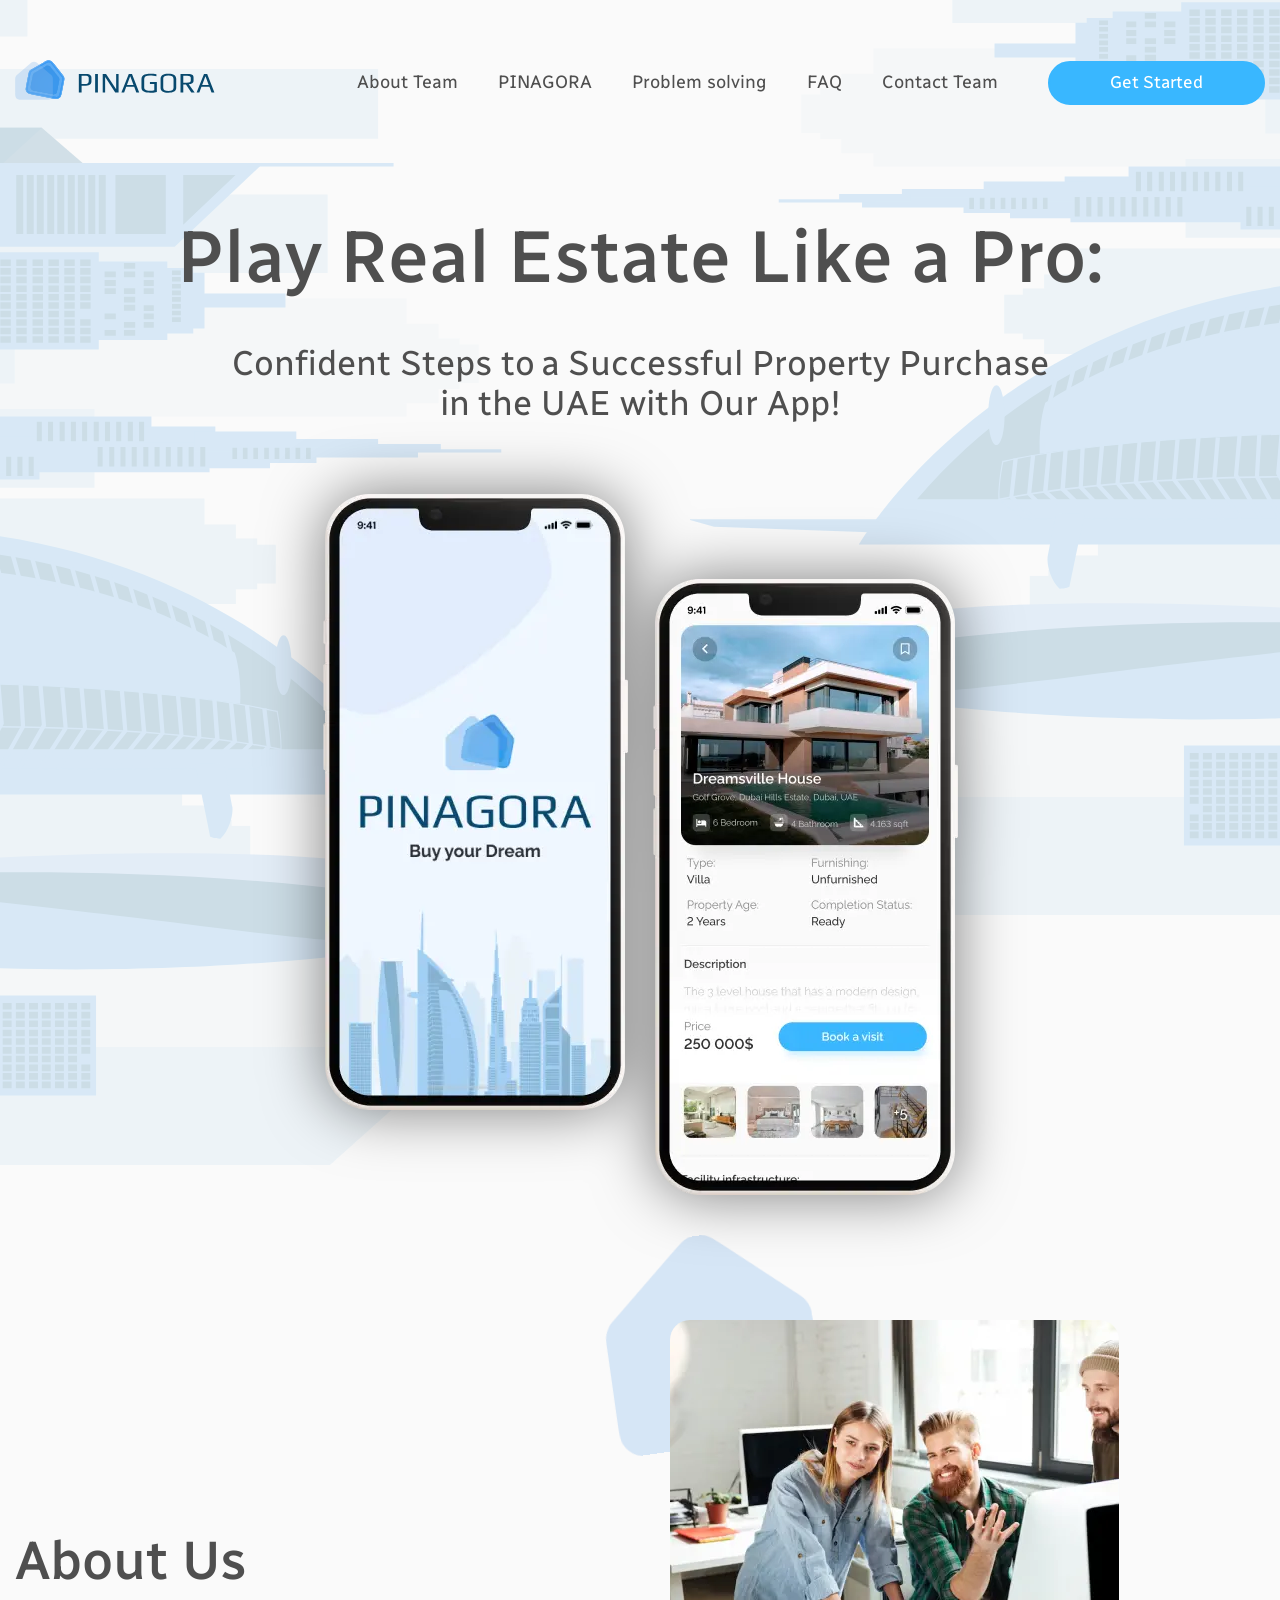
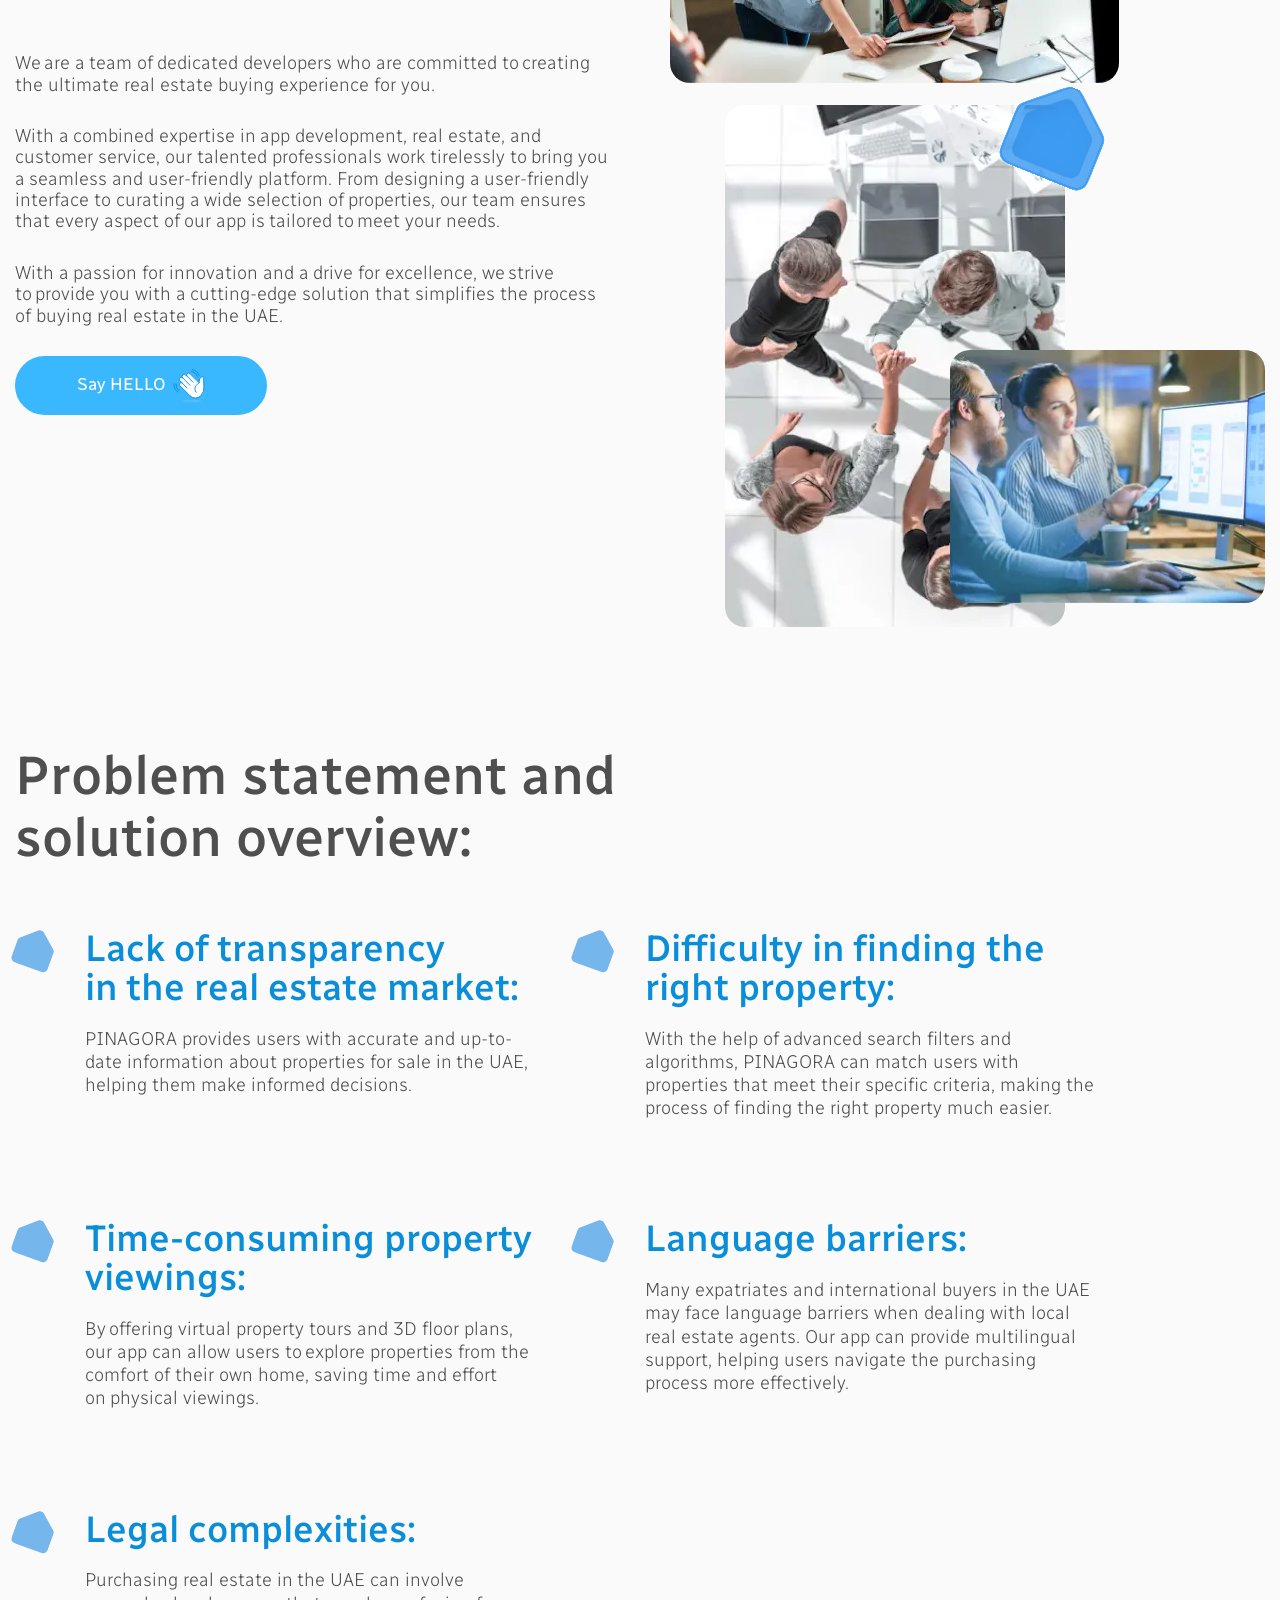
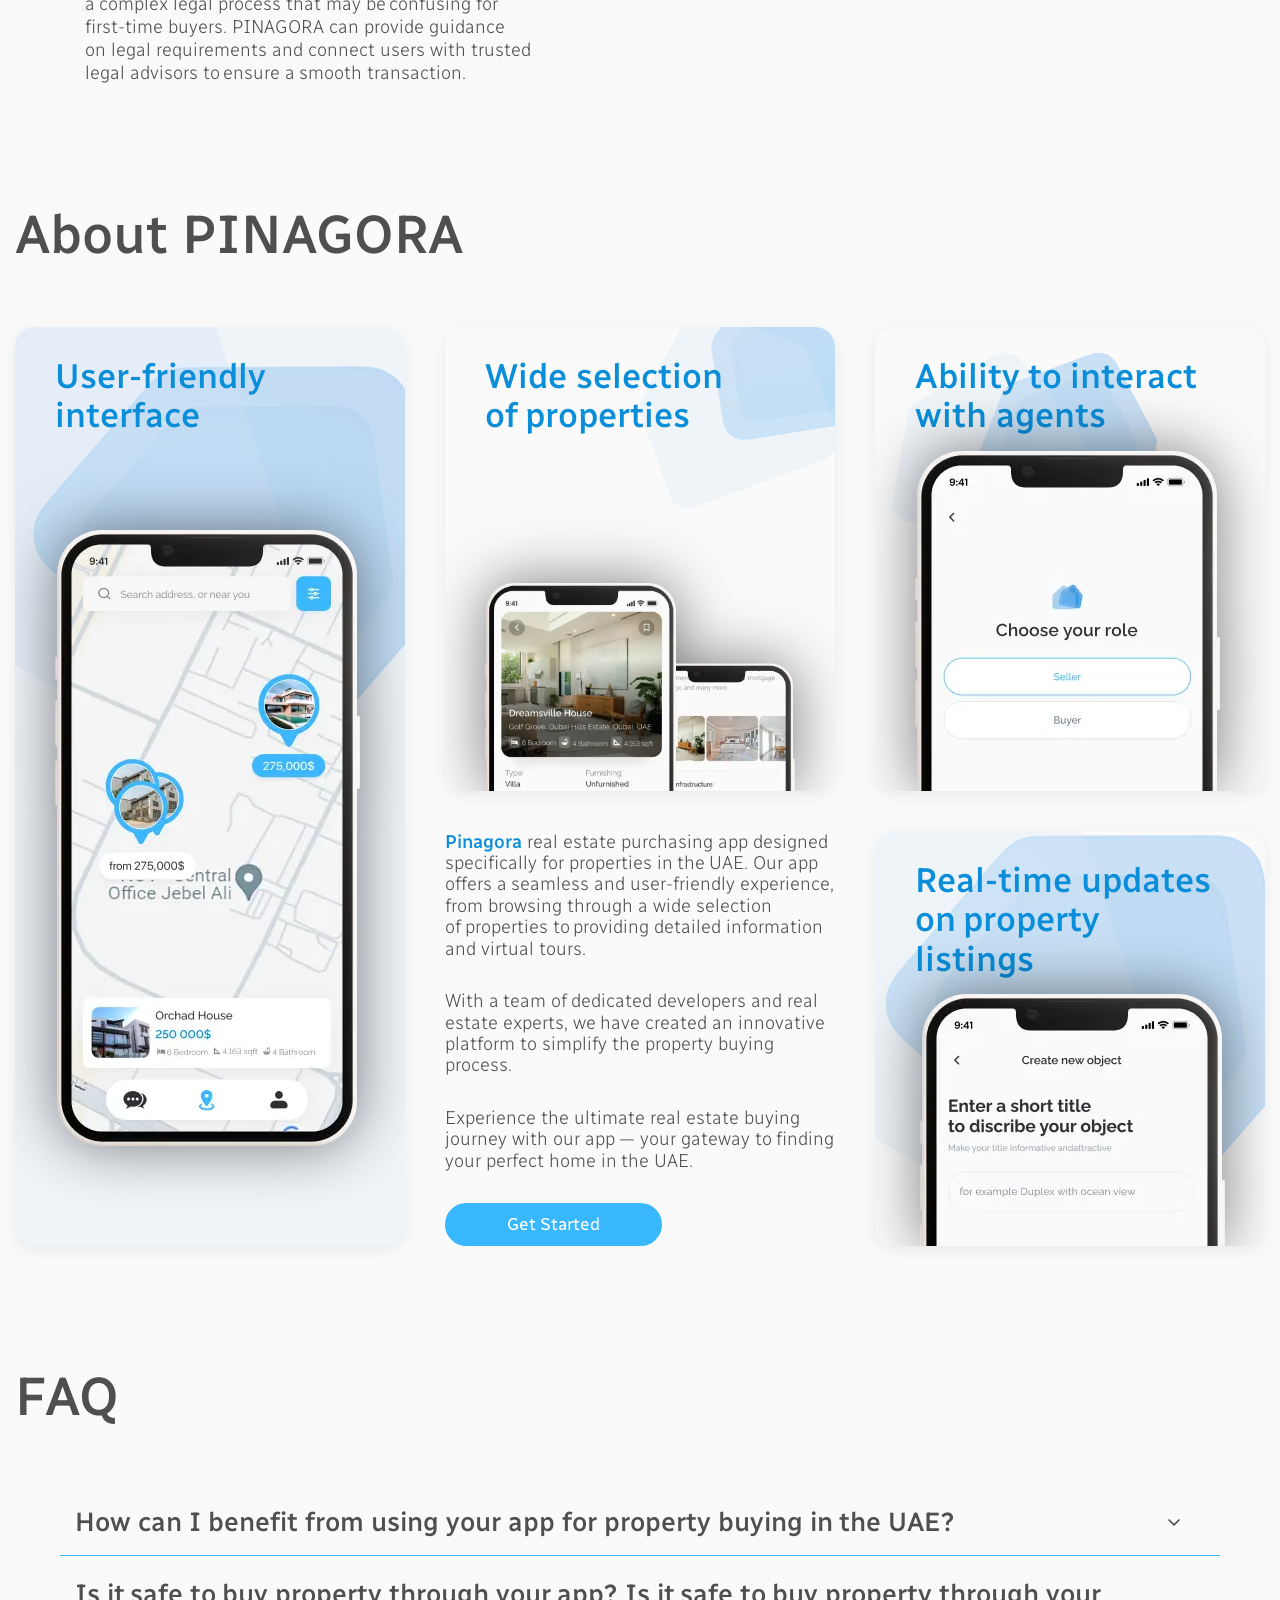
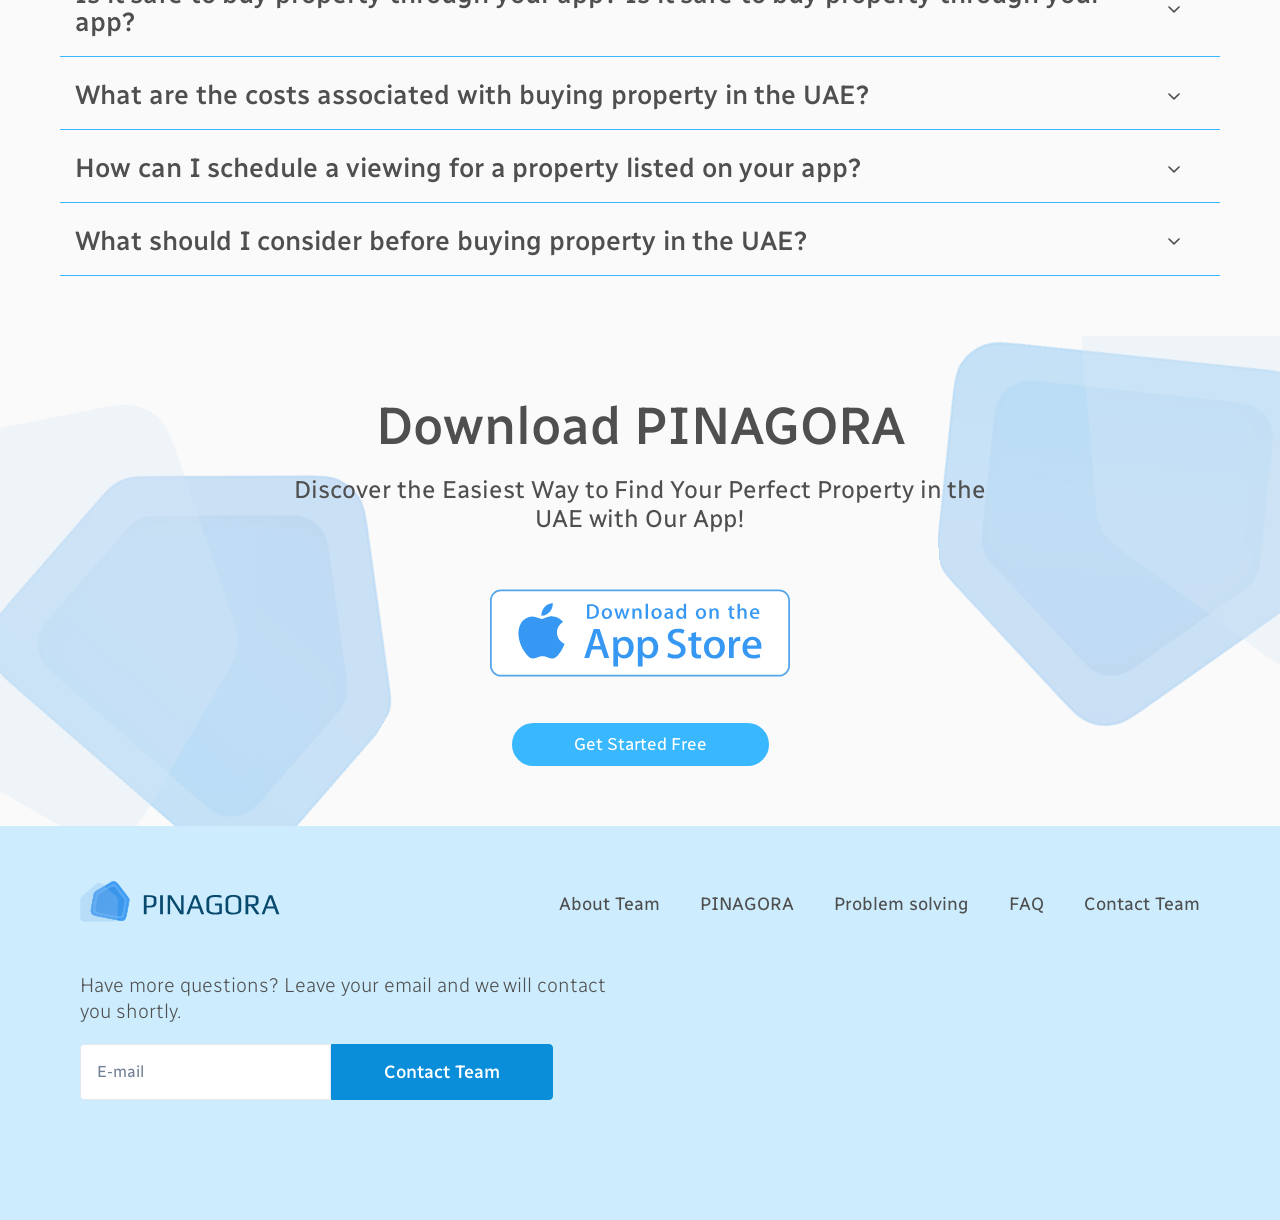
<file: index.html>
<!DOCTYPE html><html lang="en"><head><meta charset="UTF-8"><meta name="viewport" content="width=device-width,initial-scale=1"><link href="favicon/apple-touch-icon.png" rel="apple-touch-icon" sizes="180x180"><link type="image/png" href="favicon/favicon-32x32.png" rel="icon" sizes="32x32"><link type="image/png" href="favicon/favicon-16x16.png" rel="icon" sizes="16x16"><link href="favicon/site.webmanifest" rel="manifest"><link href="favicon/safari-pinned-tab.svg" rel="mask-icon" color="#5bbad5"><meta name="msapplication-TileColor" content="#ffffff"><meta name="theme-color" content="#ffffff"><meta http-equiv="X-UA-Compatible" content="ie=edge"><meta name="theme-color" content="#111111"><title>Pinagora</title><link href="css/styles.min.css" rel="stylesheet"></head><body><div class="site-container"><header class="header"><div class="header__container"><a class="header__logo logo" href="#"><img class="logo__img" src="img/header/logo.svg" alt="Logo"></a><div class="header__menu menu"><button class="menu__burger burger btn-reset"><span class="burger__line"></span></button><nav class="menu__body"><ul class="menu__list list-reset"><li class="menu__item"><a class="menu__link link-reset" href="#/" data-goto=".about__title">About Team</a></li><li class="menu__item"><a class="menu__link link-reset" href="#/" data-goto=".app__title">PINAGORA</a></li><li class="menu__item"><a class="menu__link link-reset" href="#/" data-goto=".problems__title">Problem solving</a></li><li class="menu__item"><a class="menu__link link-reset" href="#/" data-goto=".faq__title">FAQ</a></li><li class="menu__item"><a class="menu__link link-reset" href="#/" data-goto=".footer">Contact Team</a></li></ul></nav><a class="header__link header__link--desktop link link-reset" href="#">Get Started </a><a class="header__link header__link--mobile link-reset" href="#"><svg class="header__icon"><use href="img/icons/sprite.svg#download"></use></svg></a></div></div></header><main class="main"><section class="section section-hero"><div class="container"><div class="hero"><h1 class="hero__title">Play Real Estate Like a Pro:</h1><p class="hero__text">Confident Steps to a Successful Property Purchase in the UAE with Our App!</p><div class="hero__images hero-images"><div class="hero-images__item"><picture><source type="image/webp" data-srcset="img/hero/iphone-13.webp"><img class="lazyload" alt="iPhone 13" data-src="img/hero/iphone-13.png"></picture></div><div class="hero-images__item"><picture><source type="image/webp" data-srcset="img/hero/iphone-14.webp"><img class="lazyload" alt="iPhone 14" data-src="img/hero/iphone-14.png"></picture></div></div></div></div></section><section class="section"><div class="container"><div class="about"><div class="about__texts"><h2 class="about__title title">About Us</h2><p class="about__text text">We are a team of dedicated developers who are committed to creating the ultimate real estate buying experience for you.</p><p class="about__text text">With a combined expertise in app development, real estate, and customer service, our talented professionals work tirelessly to bring you a seamless and user-friendly platform. From designing a user-friendly interface to curating a wide selection of properties, our team ensures that every aspect of our app is tailored to meet your needs.</p><p class="about__text text">With a passion for innovation and a drive for excellence, we strive to provide you with a cutting-edge solution that simplifies the process of buying real estate in the UAE.</p><a class="about__link link link-reset" href="#">Say HELLO <svg class="about__icon"><use href="img/icons/sprite.svg#hand"></use></svg></a></div><div class="about__images"><div class="about__img"><picture><source type="image/webp" data-srcset="img/about/about-img-1.webp"><img class="lazyload" alt="" data-src="img/about/about-img-1.jpg"></picture></div><div class="about__img"><picture><source type="image/webp" data-srcset="img/about/about-img-2.webp"><img class="lazyload" alt="" data-src="img/about/about-img-2.jpg"></picture></div><div class="about__img"><picture><source type="image/webp" data-srcset="img/about/about-img-3.webp"><img class="lazyload" alt="" data-src="img/about/about-img-3.jpg"></picture></div></div></div></div></section><section class="section"><div class="container"><div class="problems"><h2 class="problems__title title">Problem statement and solution overview:</h2><div class="problems__cards"><div class="problems__card problem"><h3 class="problem__title">Lack of transparency in the real estate market:</h3><p class="problem__text">PINAGORA provides users with accurate and up-to-date information about properties for sale in the UAE, helping them make informed decisions.</p></div><div class="problems__card problem"><h3 class="problem__title">Difficulty in finding the right property:</h3><p class="problem__text">With the help of advanced search filters and algorithms, PINAGORA can match users with properties that meet their specific criteria, making the process of finding the right property much easier.</p></div><div class="problems__card problem"><h3 class="problem__title">Time-consuming property viewings:</h3><p class="problem__text">By offering virtual property tours and 3D floor plans, our app can allow users to explore properties from the comfort of their own home, saving time and effort on physical viewings.</p></div><div class="problems__card problem"><h3 class="problem__title">Language barriers:</h3><p class="problem__text">Many expatriates and international buyers in the UAE may face language barriers when dealing with local real estate agents. Our app can provide multilingual support, helping users navigate the purchasing process more effectively.</p></div><div class="problems__card problem"><h3 class="problem__title">Legal complexities:</h3><p class="problem__text">Purchasing real estate in the UAE can involve a complex legal process that may be confusing for first-time buyers. PINAGORA can provide guidance on legal requirements and connect users with trusted legal advisors to ensure a smooth transaction.</p></div></div></div></div></section><section class="section"><div class="container"><div class="app"><h2 class="app__title title">About PINAGORA</h2><div class="app__wrap"><div class="app__card app-card card-interface"><h2 class="app-card__title card-interface__title">User-friendly interface</h2><div class="app-card__img"><picture><source type="image/webp" data-srcset="img/app/app-img-1.webp"><img class="lazyload" alt="Map" data-src="img/app/app-img-1.png"></picture></div></div><div class="app__card app-card card-properties"><h2 class="app-card__title">Wide selection of properties</h2><div class="app-card__img"><picture><source type="image/webp" data-srcset="img/app/app-img-2.webp"><img class="lazyload" alt="Map" data-src="img/app/app-img-2.png"></picture></div></div><div class="app__card app-card card-interact"><h2 class="app-card__title">Ability to interact with agents</h2><div class="app-card__img"><picture><source type="image/webp" data-srcset="img/app/app-img-3.webp"><img class="lazyload" alt="Map" data-src="img/app/app-img-3.png"></picture></div></div><div class="app__card app-card card-text"><p class="app-card__text text"><span class="app-card__text app-card__text--color-blue">Pinagora</span> real estate purchasing app designed specifically for properties in the UAE. Our app offers a seamless and user-friendly experience, from browsing through a wide selection of properties to providing detailed information and virtual tours.</p><p class="app-card__text text">With a team of dedicated developers and real estate experts, we have created an innovative platform to simplify the property buying process.</p><p class="app-card__text text">Experience the ultimate real estate buying journey with our app — your gateway to finding your perfect home in the UAE.</p><a class="app-card__link link link-reset" href="#">Get Started</a></div><div class="app__card app-card card-updates"><h2 class="app-card__title">Real-time updates on property listings</h2><div class="app-card__img card-updates__img"><picture><source type="image/webp" data-srcset="img/app/app-img-4.webp"><img class="lazyload" alt="Map" data-src="img/app/app-img-4.png"></picture></div></div></div></div></div></section><section class="section"><div class="container"><div class="faq"><h2 class="faq__title title">FAQ</h2><div class="spollers" data-spollers data-one-spoller><div class="spollers__item"><button class="spollers__title btn-reset" type="button" tabindex="-1" data-spoller><span>How can I benefit from using your app for property buying in the UAE?</span> <svg class="spollers__icon"><use href="img/icons/sprite.svg#arrow"></use></svg></button><div class="spollers__text">Our app offers a wide range of features such as property search based on your preferences, virtual tours of properties, real-time updates on new listings, and access to expert advice. This makes the property buying process much easier and more efficient for users.</div></div><div class="spollers__item"><button class="spollers__title btn-reset" type="button" tabindex="-1" data-spoller><span>Is it safe to buy property through your app? Is it safe to buy property through your app?</span> <svg class="spollers__icon"><use href="img/icons/sprite.svg#arrow"></use></svg></button><div class="spollers__text">Yes, our app ensures secure and transparent transactions. We work only with reputable real estate agencies and developers to provide users with trustworthy and verified listings. Additionally, our app has built-in security features to protect your personal and financial information.</div></div><div class="spollers__item"><button class="spollers__title btn-reset" type="button" tabindex="-1" data-spoller><span>What are the costs associated with buying property in the UAE?</span> <svg class="spollers__icon"><use href="img/icons/sprite.svg#arrow"></use></svg></button><div class="spollers__text">The costs vary depending on the property type, location, and other factors. Common costs include the purchase price, agent commission, property registration fees, and service charges. Our app provides detailed information on these costs to help you budget effectively.</div></div><div class="spollers__item"><button class="spollers__title btn-reset" type="button" tabindex="-1" data-spoller><span>How can I schedule a viewing for a property listed on your app?</span> <svg class="spollers__icon"><use href="img/icons/sprite.svg#arrow"></use></svg></button><div class="spollers__text">You can easily schedule a viewing through our app by contacting the listing agent or developer directly. We recommend contacting them to arrange a convenient time for the viewing and get more information about the property.</div></div><div class="spollers__item"><button class="spollers__title btn-reset" type="button" tabindex="-1" data-spoller><span>What should I consider before buying property in the UAE?</span> <svg class="spollers__icon"><use href="img/icons/sprite.svg#arrow"></use></svg></button><div class="spollers__text">Before buying property in the UAE, it is important to consider factors such as your budget, location preferences, property type, freehold vs. leasehold properties, and legal requirements. Our app provides resources and guides to help you make informed decisions.</div></div></div></div></div></section><section class="section section-download"><div class="container"><div class="download"><h2 class="download__title">Download PINAGORA</h2><p class="download__text">Discover the Easiest Way to Find Your Perfect Property in the UAE with Our App!</p><svg class="download__icon"><use href="img/icons/sprite.svg#app-store"></use></svg> <a class="download__link link link-reset" href="#">Get Started Free</a></div></div></section></main><footer class="footer"><div class="footer__container"><div class="footer__top"><a class="footer__logo logo" href="#"><img class="logo__img" src="img/header/logo.svg" alt="Logo"></a><div class="menu"><nav class="menu__body"><ul class="menu__list list-reset"><li class="menu__item"><a class="menu__link link-reset" href="#/" data-goto=".about__title">About Team</a></li><li class="menu__item"><a class="menu__link link-reset" href="#/" data-goto=".app__title">PINAGORA</a></li><li class="menu__item"><a class="menu__link link-reset" href="#/" data-goto=".problems__title">Problem solving</a></li><li class="menu__item"><a class="menu__link link-reset" href="#/" data-goto=".faq__title">FAQ</a></li><li class="menu__item"><a class="menu__link link-reset" href="#/" data-goto=".footer">Contact Team</a></li></ul></nav></div></div><div class="footer__bottom"><div class="footer__wrap"><p class="footer__text">Have more questions? Leave your email and we will contact you shortly.</p><form class="form" action="#"><input class="form__input" type="email" id="email" name="email" placeholder="E-mail" required> <button class="form__btn btn-reset" type="submit">Contact Team</button></form></div></div></div></footer></div><script src="js/scripts.min.js"></script></body></html>
</file>
<file: css/styles.min.css>
/*! normalize.css v8.0.1 | MIT License | github.com/necolas/normalize.css */html{line-height:1.15;-webkit-text-size-adjust:100%}details,main{display:block}h1{font-size:2em;margin:.67em 0}hr{-webkit-box-sizing:content-box;box-sizing:content-box;height:0;overflow:visible}code,kbd,pre,samp{font-family:monospace,monospace;font-size:1em}a{background-color:transparent}abbr[title]{border-bottom:none;text-decoration:underline;-webkit-text-decoration:underline dotted;text-decoration:underline dotted}b,strong{font-weight:bolder}small{font-size:80%}sub,sup{font-size:75%;line-height:0;position:relative;vertical-align:baseline}sub{bottom:-.25em}sup{top:-.5em}img{border-style:none;max-width:100%;-o-object-fit:cover;object-fit:cover}button,input,optgroup,select,textarea{font-family:inherit;font-size:100%;line-height:1.15;margin:0}button,input{overflow:visible}button,select{text-transform:none}[type=button],[type=reset],[type=submit],button{-webkit-appearance:button}[type=button]::-moz-focus-inner,[type=reset]::-moz-focus-inner,[type=submit]::-moz-focus-inner,button::-moz-focus-inner{border-style:none;padding:0}[type=button]:-moz-focusring,[type=reset]:-moz-focusring,[type=submit]:-moz-focusring,button:-moz-focusring{outline:ButtonText dotted 1px}fieldset{padding:.35em .75em .625em}legend{-webkit-box-sizing:border-box;box-sizing:border-box;color:inherit;display:table;max-width:100%;padding:0;white-space:normal}progress{vertical-align:baseline}textarea{overflow:auto}[type=checkbox],[type=radio]{-webkit-box-sizing:border-box;box-sizing:border-box;padding:0}[type=number]::-webkit-inner-spin-button,[type=number]::-webkit-outer-spin-button{height:auto}[type=search]{-webkit-appearance:textfield;outline-offset:-2px}[type=search]::-webkit-search-decoration{-webkit-appearance:none}::-webkit-file-upload-button{-webkit-appearance:button;font:inherit}summary{display:list-item}[hidden],template{display:none}:root{--font-family:"Radio Canada",sans-serif;--dark-color:#4f4f4f;--light-color:#fafafa;--white-color:#fff;--bg-color:#e27d5f;--accent-color:#39b7ff;--second-color:#0a8ed9;--footer-bg:#cdedff}@font-face{src:url(../fonts/radiocanada-medium.woff2) format("woff2");font-family:"Radio Canada";font-weight:500;font-style:normal;font-display:swap}@font-face{src:url(../fonts/radiocanada-regular.woff2) format("woff2");font-family:"Radio Canada";font-weight:400;font-style:normal;font-display:swap}@font-face{src:url(../fonts/radiocanada-light.woff2) format("woff2");font-family:"Radio Canada";font-weight:300;font-style:normal;font-display:swap}html{height:100%;-webkit-box-sizing:border-box;box-sizing:border-box;scroll-behavior:smooth}*,::after,::before{-webkit-box-sizing:inherit;box-sizing:inherit}body{font-size:calc(16px + 2 * (100vw - 360px)/ 1430);margin:0;height:100%;font-family:var(--font-family);font-weight:400;color:var(--dark-color);background-color:var(--light-color)}body.lock{overflow:hidden}.site-container{display:-webkit-box;display:-ms-flexbox;display:flex;-webkit-box-orient:vertical;-webkit-box-direction:normal;-ms-flex-direction:column;flex-direction:column;overflow:hidden;min-height:100%}.main{-webkit-box-flex:1;-ms-flex:1 1 auto;flex:1 1 auto}.container{margin:0 auto;padding:0 15px;max-width:1790px}.link-reset{text-decoration:none;color:inherit}.list-reset{list-style:none;margin:0;padding:0}.btn-reset{border:none;padding:0;color:inherit;background-color:transparent;cursor:pointer}.is-hidden{display:none}.error{border:2px solid #f06464}.js-focus-visible :focus:not(.focus-visible){outline:0}.title{font-size:calc(36px + 28 * (100vw - 360px)/ 1430);margin:0 0 60px;max-width:700px;font-weight:500}.section{padding:60px 0}.section-hero{position:relative;padding-top:215px}.section-hero::after,.section-hero::before{content:"";position:absolute;z-index:-1;width:590px;height:1165px;background-image:url(../img/hero/hero-bg.svg);background-position:center;background-size:cover;background-repeat:no-repeat;opacity:.2}.section-hero::before{left:0;top:0}.section-hero::after{right:0;top:-250px;-webkit-transform:scale(1,-1);-ms-transform:scale(1,-1);transform:scale(1,-1);rotate:180deg}.section-download{position:relative;overflow:hidden}.section-download::after,.section-download::before{content:"";position:absolute;z-index:-1;width:555px;height:440px;background-image:url(../img/icons/sprite.svg#logo);background-position:center;background-size:cover;background-repeat:no-repeat}.section-download::before{left:-150px;rotate:30deg;bottom:-5px}.section-download::after{right:-210px;top:-60px;rotate:175deg}.text{font-size:calc(16px + 4 * (100vw - 360px)/ 1430);margin:0;font-weight:300}.link{display:inline-block;border:2px solid var(--accent-color);border-radius:30px;padding:10px 60px;color:var(--white-color);background-color:var(--accent-color);-webkit-transition:.3s;transition:.3s}.link:hover{color:var(--accent-color);background-color:transparent}@-webkit-keyframes welcome{from,to{-webkit-transform:scale(1);transform:scale(1)}30%{-webkit-transform:scale(3);transform:scale(3)}35%{rotate:10deg}50%,80%{rotate:-10deg}65%{-webkit-transform:scale(3);transform:scale(3);rotate:10deg}95%{rotate:0deg}}@keyframes welcome{from,to{-webkit-transform:scale(1);transform:scale(1)}30%{-webkit-transform:scale(3);transform:scale(3)}35%{rotate:10deg}50%,80%{rotate:-10deg}65%{-webkit-transform:scale(3);transform:scale(3);rotate:10deg}95%{rotate:0deg}}.header{position:absolute;left:0;top:0;z-index:5;width:100%;background-color:transparent}.header__container{display:-webkit-box;display:-ms-flexbox;display:flex;-webkit-box-align:center;-ms-flex-align:center;align-items:center;-webkit-box-pack:justify;-ms-flex-pack:justify;justify-content:space-between;margin:0 auto;padding:60px 15px;min-height:70px;max-width:1790px}.header__logo{z-index:5;display:block}.header__menu{display:-webkit-box;display:-ms-flexbox;display:flex;-webkit-box-align:center;-ms-flex-align:center;align-items:center;gap:50px}.header__icon{width:35px;height:35px}.header.fixed{position:fixed;left:0;top:0;z-index:10}.logo__img{width:200px;height:auto;fill:var(--light-color)}.menu__burger{display:none}.menu__item{margin-right:40px}.menu__item:last-child{margin:0}.menu__link{position:relative;font-size:18px;color:var(--dark-color);-webkit-transition:color .3s;transition:color .3s}.menu__link:hover{color:var(--accent-color)}.header__link--mobile{display:none}.hero__title{font-size:calc(36px + 58 * (100vw - 360px)/ 1430);margin:0 0 45px;font-weight:500;text-align:center}.hero__text{font-size:calc(18px + 26 * (100vw - 360px)/ 1430);margin:0 auto 70px;max-width:860px;font-weight:400;text-align:center}.hero-images{display:-webkit-box;display:-ms-flexbox;display:flex;gap:25px;-webkit-box-pack:center;-ms-flex-pack:center;justify-content:center;-webkit-filter:drop-shadow(0 0 30px rgba(0, 0, 0, .5));filter:drop-shadow(0 0 30px rgba(0, 0, 0, .5))}.hero-images__item:last-child{padding-top:85px}.about{display:-webkit-box;display:-ms-flexbox;display:flex;-webkit-box-align:center;-ms-flex-align:center;align-items:center;-webkit-box-pack:justify;-ms-flex-pack:justify;justify-content:space-between;gap:60px}.about__texts{max-width:675px}.about__text{margin-bottom:30px}.about__text:last-child{margin-bottom:0}.about__link{font-size:calc(16px + 2 * (100vw - 360px)/ 1430);display:-webkit-box;display:-ms-flexbox;display:flex;-webkit-box-align:center;-ms-flex-align:center;align-items:center;width:-webkit-fit-content;width:-moz-fit-content;width:fit-content;gap:7px}.about__link:hover .about__icon{-webkit-animation-name:welcome;animation-name:welcome;-webkit-animation-duration:1s;animation-duration:1s}.about__icon{width:32px;height:35px;-webkit-transition:.5s;transition:.5s}.about__images{position:relative;display:-webkit-box;display:-ms-flexbox;display:flex;gap:25px;-webkit-box-align:center;-ms-flex-align:center;align-items:center;padding-right:145px}.about__img img{border-radius:20px}.about__img:nth-child(1){position:relative;width:450px;height:360px}.about__img:nth-child(1)::before{content:"";position:absolute;left:-65px;top:-85px;z-index:-1;width:210px;height:210px;background-image:url(../img/about/light-house.svg);background-position:center;background-size:cover;background-repeat:no-repeat;rotate:-8deg}.about__img:nth-child(2){position:relative;width:340px;height:520px}.about__img:nth-child(2)::after{content:"";position:absolute;right:-40px;top:-20px;width:95px;height:95px;rotate:22deg;background-image:url(../img/about/blue-house.svg);background-position:center;background-size:cover;background-repeat:no-repeat}.about__img:nth-child(3){position:absolute;right:0;bottom:20px;width:315px;height:255px}.problems__cards{display:-webkit-box;display:-ms-flexbox;display:flex;-ms-flex-wrap:wrap;flex-wrap:wrap;gap:100px 40px}.problem{position:relative;padding-left:70px;max-width:520px}.problem::after{content:"";position:absolute;left:0;top:0;width:39px;height:40px;background-image:url(../img/problems/house.svg);background-position:center;background-size:cover;background-repeat:no-repeat;rotate:20deg}.problem__title{font-size:calc(24px + 20 * (100vw - 360px)/ 1430);margin:0 0 20px;font-weight:500;line-height:105%;color:var(--second-color)}.problem__text{font-size:calc(16px + 4 * (100vw - 360px)/ 1430);margin:0;font-weight:300;line-height:125%}.app__wrap{display:-ms-grid;display:grid;-ms-grid-columns:1fr 1fr 1fr;grid-template-columns:1fr 1fr 1fr;-ms-grid-rows:auto auto;grid-template-rows:auto auto;gap:40px}.app-card{position:relative;display:-webkit-box;display:-ms-flexbox;display:flex;-webkit-box-orient:vertical;-webkit-box-direction:normal;-ms-flex-direction:column;flex-direction:column;-webkit-box-align:start;-ms-flex-align:start;align-items:flex-start;-webkit-box-pack:justify;-ms-flex-pack:justify;justify-content:space-between;overflow:hidden;border-radius:20px;padding:30px 40px 0;max-width:560px;-webkit-box-shadow:0 4px 14px 0 rgba(62,86,105,.1);box-shadow:0 4px 14px 0 rgba(62,86,105,.1)}.app-card::after{content:"";position:absolute;z-index:-1;width:250px;height:200px;background-image:url(../img/icons/sprite.svg#logo);background-position:center;background-size:cover;background-repeat:no-repeat}.app-card__title{font-size:calc(28px + 10 * (100vw - 360px)/ 1430);margin:0 0 15px;font-weight:500;color:var(--second-color)}.app-card__img{width:-webkit-fit-content;width:-moz-fit-content;width:fit-content;-webkit-filter:drop-shadow(0 0 30px rgba(0, 0, 0, .5));filter:drop-shadow(0 0 30px rgba(0, 0, 0, .5))}.app-card__img img{display:block}.app-card__text{margin-bottom:30px}.app-card__text--color-blue{font-weight:500;color:var(--second-color)}.card-interface{-ms-grid-column:1;-ms-grid-column-span:1;grid-column:1/2;-ms-grid-row:1;-ms-grid-row-span:2;grid-row:1/3;padding-bottom:100px;background-color:rgba(141,187,237,.1)}.card-interface::after{right:-45px;top:-45px;width:555px;height:440px;rotate:30deg}.card-interface__title{margin-bottom:70px}.card-properties::after{right:-50px;top:-50px;rotate:-20deg}.card-interact::after{right:110px;top:15px;rotate:10deg}.card-text{border-radius:0;padding:0;-webkit-box-shadow:none;box-shadow:none}.card-text::after{display:none}.card-updates::after{right:-40px;top:-80px;width:560px;height:440px;rotate:30deg}.card-updates__img{margin-left:auto}.spollers{margin:0 auto;max-width:1160px}.spollers__item{margin-bottom:5px;background-color:transparent}.spollers__item:last-child{margin-bottom:0}.spollers__title{font-size:calc(24px + 4 * (100vw - 360px)/ 1430);position:relative;display:-webkit-box;display:-ms-flexbox;display:flex;-webkit-box-align:center;-ms-flex-align:center;align-items:center;-webkit-box-pack:justify;-ms-flex-pack:justify;justify-content:space-between;padding:20px 40px 20px 15px;width:100%;font-weight:500;line-height:105%;text-align:left;-webkit-transition:color .3s;transition:color .3s}.spollers__title::before{content:"";position:absolute;right:0;bottom:0;width:100%;height:1px;background-color:var(--accent-color)}.spollers__text{font-size:calc(16px + 4 * (100vw - 360px)/ 1430);padding:30px 0 10px 10px;max-width:995px;font-weight:300;line-height:125%;color:var(--dark-color)}.spollers__icon{-ms-flex-negative:0;flex-shrink:0;margin-left:20px;width:12px;height:7px;-webkit-transition:.3s;transition:.3s}.spollers__icon use{fill:var(--dark-color)}.spollers.init .spollers__title.active{color:var(--accent-color)}.spollers.init .spollers__title.active .spollers__icon{-webkit-transform:rotate(-180deg);-ms-transform:rotate(-180deg);transform:rotate(-180deg)}.spollers.init .spollers__title.active .spollers__icon use{fill:var(--accent-color)}.download__title{font-size:calc(32px + 32 * (100vw - 360px)/ 1430);margin:0 0 20px;font-weight:500;text-align:center}.download__text{font-size:calc(18px + 10 * (100vw - 360px)/ 1430);margin:0 auto 50px;max-width:720px;font-weight:400;text-align:center}.download__icon{display:block;margin:auto auto 40px;height:100px}.download__link{display:block;margin:auto;width:-webkit-fit-content;width:-moz-fit-content;width:fit-content}.footer{padding:55px 80px 120px;background-color:var(--footer-bg)}.footer__container{display:-webkit-box;display:-ms-flexbox;display:flex;-webkit-box-orient:vertical;-webkit-box-direction:normal;-ms-flex-direction:column;flex-direction:column;gap:45px}.footer__top{display:-webkit-box;display:-ms-flexbox;display:flex;-ms-flex-wrap:wrap;flex-wrap:wrap;-webkit-box-align:center;-ms-flex-align:center;align-items:center;-webkit-box-pack:justify;-ms-flex-pack:justify;justify-content:space-between;gap:30px}.footer__bottom{max-width:560px}.footer__text{margin:0 0 20px;font-weight:300;font-size:20px;line-height:130%}.form{display:-webkit-box;display:-ms-flexbox;display:flex;-webkit-box-align:stretch;-ms-flex-align:stretch;align-items:stretch}.form__input{outline-width:1px;outline-color:var(--second-color);outline-offset:-2px;border:1px solid #e2e8f0;border-radius:4px 0 0 4px;padding:17px 16px;background-color:var(--white-color)}.form__input::-webkit-input-placeholder{font-size:16px;color:#718096}.form__input::-moz-placeholder{font-size:16px;color:#718096}.form__input:-ms-input-placeholder{font-size:16px;color:#718096}.form__input::-ms-input-placeholder{font-size:16px;color:#718096}.form__input::placeholder{font-size:16px;color:#718096}.form__btn{border:1px solid var(--second-color);border-radius:0 4px 4px 0;padding:17px 52px;font-weight:500;font-size:18px;color:var(--white-color);background-color:var(--second-color);-webkit-transition:.3s;transition:.3s}.form__btn:hover{-webkit-filter:brightness(85%);filter:brightness(85%)}@media (min-width:991px){.menu__list{display:-webkit-box;display:-ms-flexbox;display:flex;-webkit-box-align:center;-ms-flex-align:center;align-items:center}.menu__item{padding:10px 0}}@media (max-width:1600px){.about__images{-webkit-box-orient:vertical;-webkit-box-direction:normal;-ms-flex-direction:column;flex-direction:column}}@media (max-width:1200px){.section-hero::after{display:none}.section-download::after,.section-download::before{width:200px;height:160px}.section-download::before{left:30px;bottom:45px}.section-download::after{right:20px;top:20px}.header__menu{gap:30px}.menu__item{margin-right:25px}.header__link--mobile{display:inline}.header__link--desktop{display:none}.about__images{padding-right:0}.about__img:nth-child(1)::before{left:-55px;top:-70px}.about__img:nth-child(3){left:-90px}.about{gap:50px}.app__wrap{-ms-grid-columns:1fr 1fr;grid-template-columns:1fr 1fr}}@media (max-width:992px){.about__images{-ms-flex-item-align:center;-ms-grid-row-align:center;align-self:center;margin-left:190px}.about__img:nth-child(1)::before{width:170px;height:170px}.about__img:nth-child(1){position:absolute;left:-190px;top:30px;width:247px;height:222px}.about__img:nth-child(2)::after{width:65px;height:65px}.about__img:nth-child(2){width:126px;height:318px}.about__img:nth-child(3){left:-190px;bottom:0;width:192px;height:154px}.about{gap:60px}}@media (max-width:991px){.header__menu{-webkit-box-orient:horizontal;-webkit-box-direction:reverse;-ms-flex-direction:row-reverse;flex-direction:row-reverse}.menu__burger{position:relative;z-index:15;display:block;-ms-flex-negative:0;flex-shrink:0;width:40px;height:18px;cursor:pointer}.burger::after,.burger::before,.burger__line{position:absolute;right:0;width:100%;height:10%;background-color:var(--accent-color);-webkit-transition:.3s;transition:.3s}.burger::after,.burger::before{content:""}.burger::before{top:0;width:30px}.burger::after{bottom:0}.burger span{top:50%;width:35px;-webkit-transform:scale(1) translate(0,-50%);-ms-transform:scale(1) translate(0,-50%);transform:scale(1) translate(0,-50%)}.burger.active span{width:22px;-webkit-transform:scale(0) translate(0,-50%);-ms-transform:scale(0) translate(0,-50%);transform:scale(0) translate(0,-50%)}.burger.active::before{top:50%;width:22px;-webkit-transform:rotate(-45deg) translate(0,-50%);-ms-transform:rotate(-45deg) translate(0,-50%);transform:rotate(-45deg) translate(0,-50%)}.burger.active::after{bottom:50%;width:22px;-webkit-transform:rotate(45deg) translate(0,50%);-ms-transform:rotate(45deg) translate(0,50%);transform:rotate(45deg) translate(0,50%)}.menu__body{position:fixed;left:-100%;top:0;z-index:10;overflow:auto;padding:100px 30px 30px;width:100%;height:100%;background-color:var(--light-color);-webkit-transition:left .3s;transition:left .3s}.menu__body::before{content:"";position:absolute;left:-30px;top:-45px;display:none;width:230px;height:185px;background-image:url(../img/icons/sprite.svg#logo);background-position:center;background-size:cover;background-repeat:no-repeat}.menu__body::after{content:"";position:absolute;left:0;bottom:0;display:none;width:409px;height:360px;background-image:url(../img/hero/hero-bg.svg);background-position:center;background-size:cover;background-repeat:no-repeat;opacity:.2;rotate:-90deg}.menu__body.active{left:0}.menu__body.active::after,.menu__body.active::before{display:inline}.menu__list{display:-webkit-box;display:-ms-flexbox;display:flex;-webkit-box-orient:vertical;-webkit-box-direction:normal;-ms-flex-direction:column;flex-direction:column;-webkit-box-align:end;-ms-flex-align:end;align-items:flex-end}.menu__item{-ms-flex-wrap:wrap;flex-wrap:wrap;margin:0 0 20px;font-size:20px}.menu__item:last-child{margin-bottom:0}.menu__link{font-size:18px}.footer .menu__body{position:static;padding:0;background-color:transparent}.footer .menu__list{-webkit-box-orient:horizontal;-webkit-box-direction:normal;-ms-flex-direction:row;flex-direction:row}.footer .menu__item{margin:0 25px 0 0}.footer .menu__item:last-child{margin:0}}@media (max-width:768px){.title{margin-bottom:30px}.section-hero::before{top:50%;width:370px;height:730px;-webkit-transform:translateY(-50%);-ms-transform:translateY(-50%);transform:translateY(-50%)}.section-download::after,.section-download::before{display:none}.section{padding:45px 0}.section-hero{padding-top:100px}.link{width:100%;text-align:center}.header__container{padding:25px 20px}.hero__title{margin-bottom:5px}.hero__text{margin-bottom:35px}.hero-images{gap:10px}.about__link{-webkit-box-pack:center;-ms-flex-pack:center;justify-content:center;width:100%}.about{-webkit-box-orient:vertical;-webkit-box-direction:normal;-ms-flex-direction:column;flex-direction:column;gap:50px}.problems__cards{gap:30px}.problem::after{width:26px;height:27px}.problem{padding:55px 0 0;max-width:100%}.app__wrap{-ms-grid-columns:1fr;grid-template-columns:1fr}.app-card{margin:0 auto}.card-text{-ms-grid-row:3;grid-row-start:3}.spollers__item{margin-bottom:15px}.spollers__text,.spollers__title{padding:10px 0}.download__title{margin-bottom:10px}.download__text{margin-bottom:30px}.download__icon{margin-bottom:30px;width:100%}.download__link{padding:15px 0;width:100%}.footer__container{-webkit-box-align:center;-ms-flex-align:center;align-items:center}.footer__top{-webkit-box-orient:vertical;-webkit-box-direction:normal;-ms-flex-direction:column;flex-direction:column;gap:0}.footer__text{width:100%;text-align:center}.footer{padding:50px 20px 90px}.footer .logo{margin-bottom:40px}.footer .menu__list{-webkit-box-orient:vertical;-webkit-box-direction:normal;-ms-flex-direction:column;flex-direction:column;-webkit-box-align:center;-ms-flex-align:center;align-items:center}.footer .menu__item{margin:0 0 20px}.form__input{border-radius:4px;width:100%}.form__btn{border-radius:30px;width:100%}.form{-webkit-box-orient:vertical;-webkit-box-direction:normal;-ms-flex-direction:column;flex-direction:column;gap:15px}}@media (max-width:480px){.container{padding:0 20px}.section-hero::before{left:50%;top:0;width:165px;height:325px;-webkit-transform:translate(-50%,25%);-ms-transform:translate(-50%,25%);transform:translate(-50%,25%);rotate:90deg}.header__icon{width:25px;height:25px}.logo__img{width:125px}}
</file>
